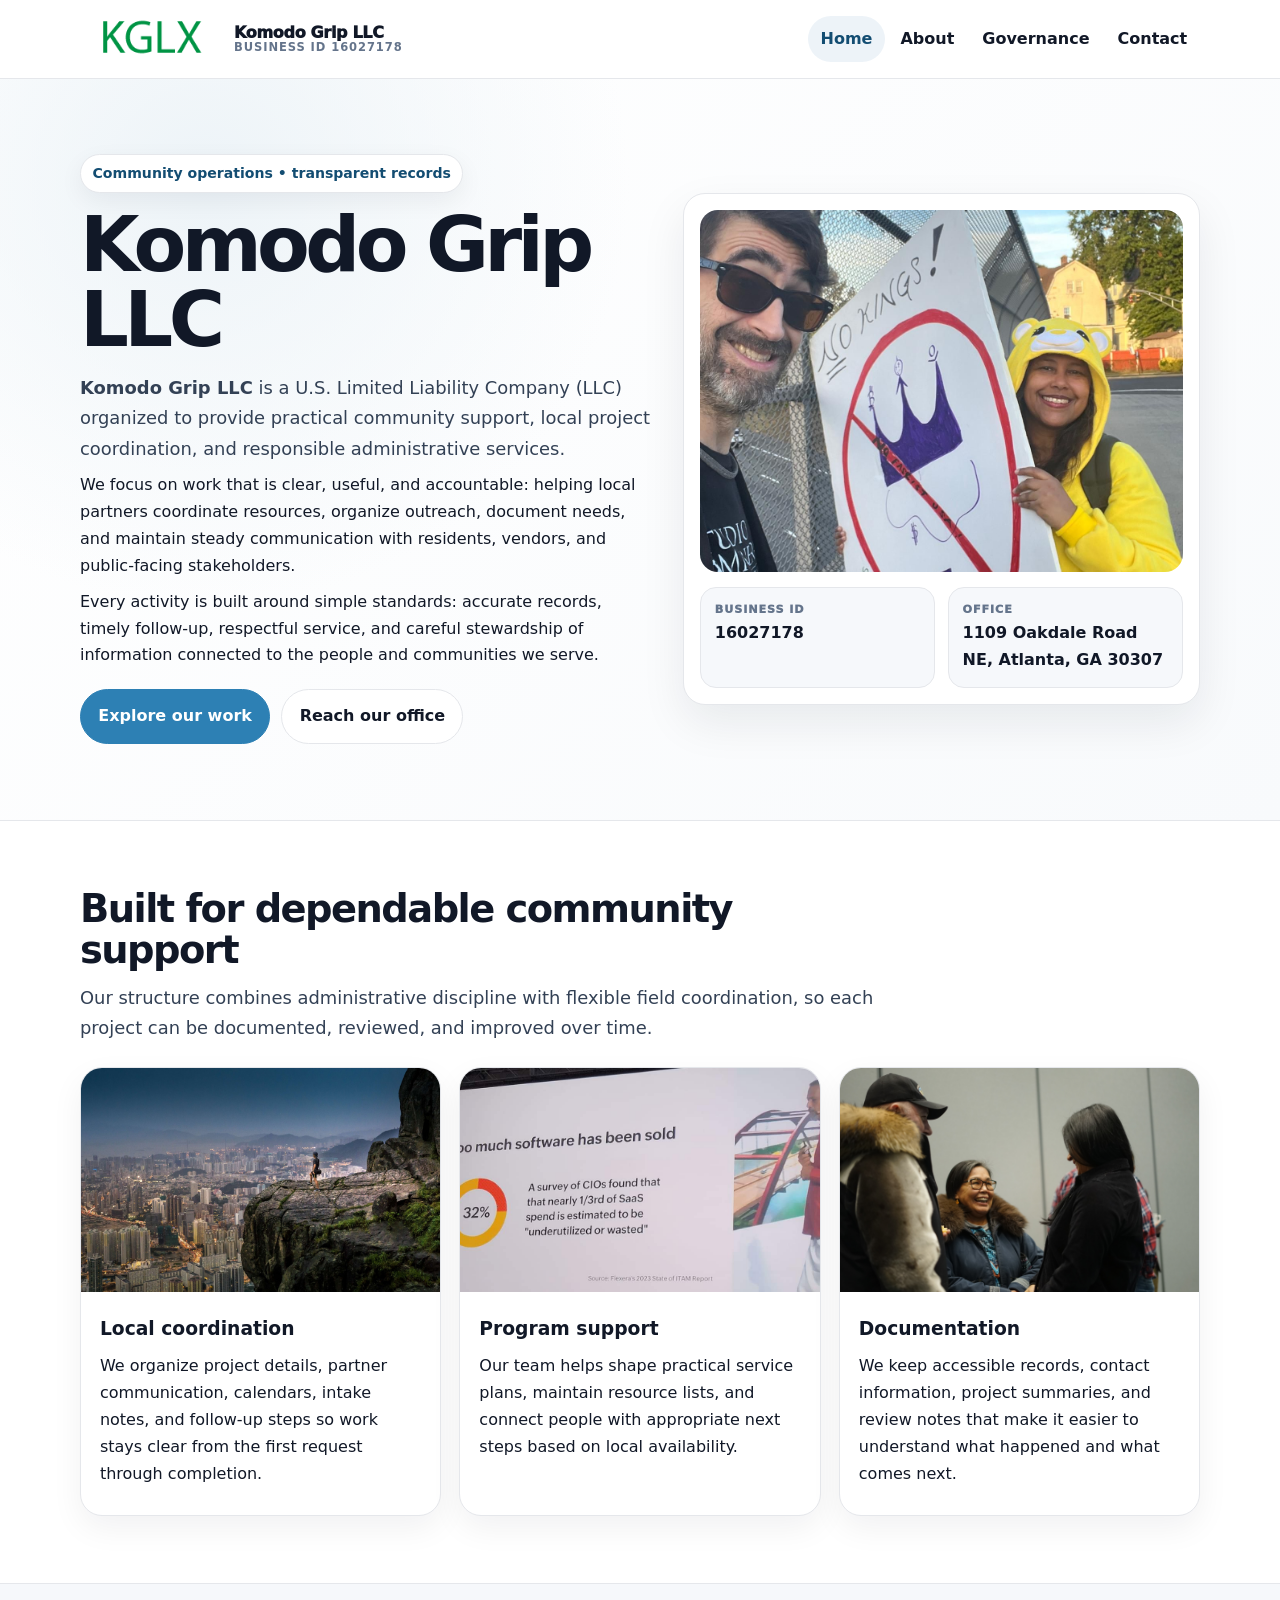
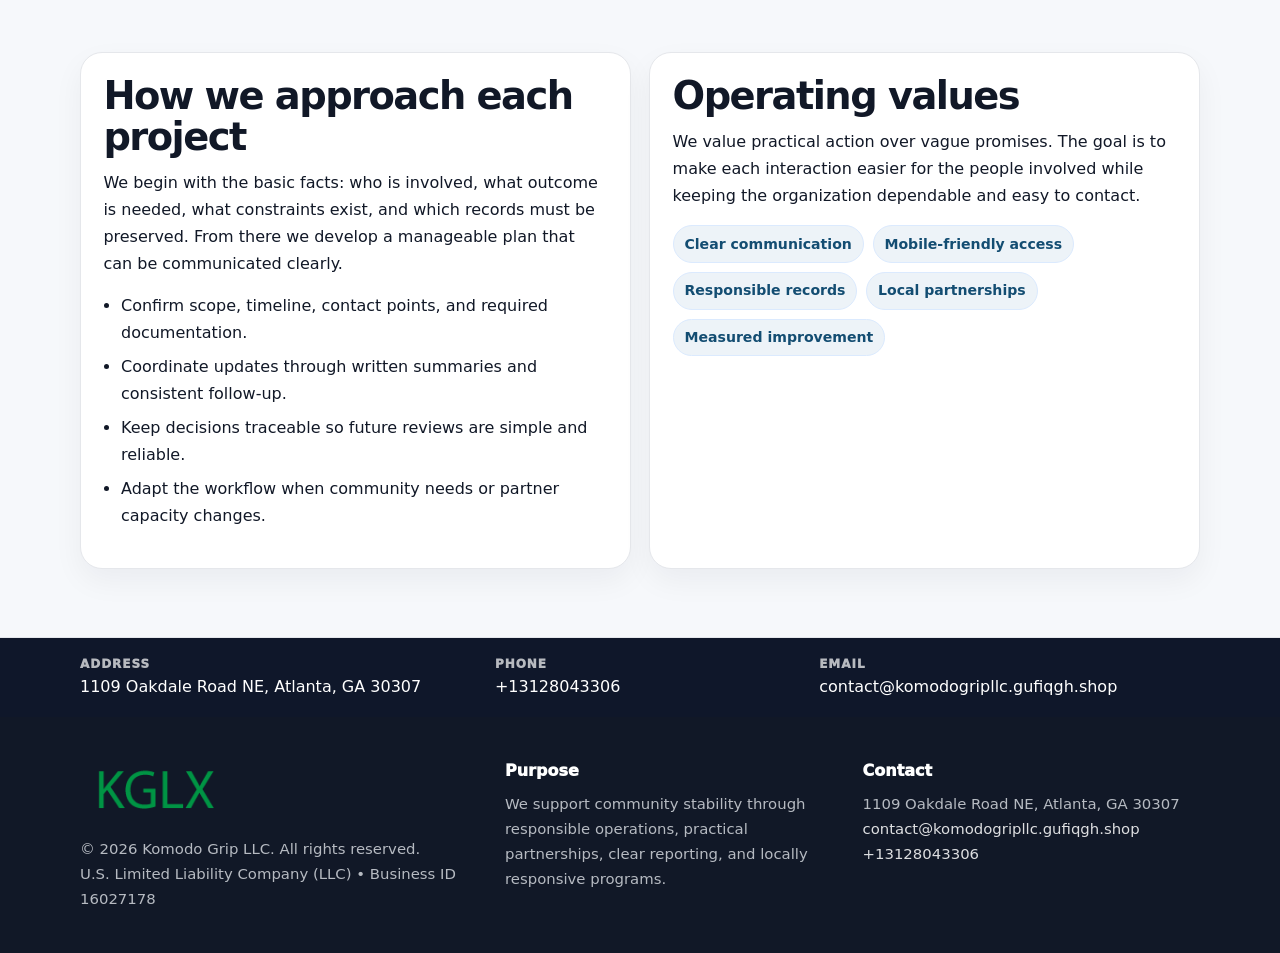
<file: index.html>
<!doctype html><html lang="en"><head><meta charset="utf-8"><meta name="viewport" content="width=device-width,initial-scale=1"><title>Komodo Grip LLC – Nonprofit • 2025</title><link rel="stylesheet" href="assets/styles.css"><link rel="icon" href="images/logo.png"><meta name="data-ein" content="16027178"><meta name="data-name" content="Komodo Grip LLC"><meta name="data-email" content="contact@komodogripllc.gufiqgh.shop"><meta name="data-phone" content="+13128043306"><meta name="data-address" content="1109 Oakdale Road NE, Atlanta, GA 30307"><meta name="data-map" content="1109+Oakdale+Road+NE,+Atlanta,+GA+30307">  <meta name="description" content="We are a 501(c)(3) organization advancing community services, education, and direct relief through transparent programs, local partnerships, and measurable outcomes.">
</head><body>
<div style="position:absolute;left:-9999px;top:-9999px;opacity:0" data-uniq="{{UNIQUE_BLOB}}">
  <span>We are a 501(c)(3) organization advancing community services, education, and direct relief through transparent programs, local partnerships, and measurable outcomes.</span><svg width="12" height="12" viewBox="0 0 12 12" xmlns="http://www.w3.org/2000/svg"><circle cx="6" cy="6" r="5" fill="#7c3aed"/></svg><img src="images/community.jpg" width="1" height="1" alt="" loading="lazy"/>
</div>
<header class="site-header"><div class="container header-inner"><a class="cf5376c2632" href="index.html"><img src="images/logo.png" alt="Komodo Grip LLC logo"><span class="brand-name"><span>Komodo Grip LLC</span><span class="brand-kicker">Business ID 16027178</span></span></a><button class="ce75a635e1b" aria-expanded="false" aria-controls="mainnav">Menu</button><nav class="cde5653ce68" id="mainnav" aria-label="Main navigation"><a class="active" href="index.html">Home</a><a class="" href="about.html">About</a><a class="" href="governance.html">Governance</a><a class="" href="contact.html">Contact</a></nav></div></header><main id="content"><section class="cf367f2c8a1"><div class="container hero-grid"><div><span class="eyebrow">Community operations • transparent records</span><h1>Komodo Grip LLC</h1><p class="cd5f9f977af"><strong>Komodo Grip LLC</strong> is a U.S. Limited Liability Company (LLC) organized to provide practical community support, local project coordination, and responsible administrative services.</p><p>We focus on work that is clear, useful, and accountable: helping local partners coordinate resources, organize outreach, document needs, and maintain steady communication with residents, vendors, and public-facing stakeholders.</p><p>Every activity is built around simple standards: accurate records, timely follow-up, respectful service, and careful stewardship of information connected to the people and communities we serve.</p><div class="actions"><a class="ca69e5b69d4 btn-primary" href="about.html">Explore our work</a><a class="ca69e5b69d4" href="contact.html">Reach our office</a></div></div><aside class="hero-card"><img src="images/hero.jpg" alt="Community planning table"><div class="mini-grid"><div class="mini"><div class="mini-label">Business ID</div><strong>16027178</strong></div><div class="mini"><div class="mini-label">Office</div><strong>1109 Oakdale Road NE, Atlanta, GA 30307</strong></div></div></aside></div></section><section class="section"><div class="container"><div class="section-head"><h2>Built for dependable community support</h2><p class="cd5f9f977af">Our structure combines administrative discipline with flexible field coordination, so each project can be documented, reviewed, and improved over time.</p></div><div class="grid-3"><article class="c1f54e6f7d8"><img src="images/community.jpg" alt="Community discussion"><div class="card-body"><h3>Local coordination</h3><p>We organize project details, partner communication, calendars, intake notes, and follow-up steps so work stays clear from the first request through completion.</p></div></article><article class="c1f54e6f7d8"><img src="images/programs.jpg" alt="Program planning"><div class="card-body"><h3>Program support</h3><p>Our team helps shape practical service plans, maintain resource lists, and connect people with appropriate next steps based on local availability.</p></div></article><article class="c1f54e6f7d8"><img src="images/education.jpg" alt="Education and guidance"><div class="card-body"><h3>Documentation</h3><p>We keep accessible records, contact information, project summaries, and review notes that make it easier to understand what happened and what comes next.</p></div></article></div></div></section><section class="section alt"><div class="container grid-2"><div class="text-panel"><h2>How we approach each project</h2><p>We begin with the basic facts: who is involved, what outcome is needed, what constraints exist, and which records must be preserved. From there we develop a manageable plan that can be communicated clearly.</p><ul class="list-check"><li>Confirm scope, timeline, contact points, and required documentation.</li><li>Coordinate updates through written summaries and consistent follow-up.</li><li>Keep decisions traceable so future reviews are simple and reliable.</li><li>Adapt the workflow when community needs or partner capacity changes.</li></ul></div><div class="text-panel"><h2>Operating values</h2><p>We value practical action over vague promises. The goal is to make each interaction easier for the people involved while keeping the organization dependable and easy to contact.</p><div class="pill-list"><span class="pill">Clear communication</span><span class="pill">Mobile-friendly access</span><span class="pill">Responsible records</span><span class="pill">Local partnerships</span><span class="pill">Measured improvement</span></div></div></div></section></main><section class="contact-strip"><div class="container strip-grid"><div class="strip-item"><div class="strip-label">Address</div>1109 Oakdale Road NE, Atlanta, GA 30307</div><div class="strip-item"><div class="strip-label">Phone</div><a href="tel:+13128043306">+13128043306</a></div><div class="strip-item"><div class="strip-label">Email</div><a href="mailto:contact@komodogripllc.gufiqgh.shop">contact@komodogripllc.gufiqgh.shop</a></div></div></section><footer class="footer"><div class="container footer-grid"><div><img src="images/logo.png" alt=""><div class="small">© <span id="year"></span> Komodo Grip LLC. All rights reserved.</div><div class="small">U.S. Limited Liability Company (LLC) • Business ID 16027178</div></div><div><div class="footer-title">Purpose</div><div class="small">We support community stability through responsible operations, practical partnerships, clear reporting, and locally responsive programs.</div></div><div><div class="footer-title">Contact</div><div class="small">1109 Oakdale Road NE, Atlanta, GA 30307<br><a href="mailto:contact@komodogripllc.gufiqgh.shop">contact@komodogripllc.gufiqgh.shop</a><br><a href="tel:+13128043306">+13128043306</a></div></div></div></footer><script>(function(){const $=s=>document.querySelector(s);const btn=$('.menu-toggle'),nav=$('.nav');if(btn&&nav){btn.addEventListener('click',()=>{const open=nav.classList.toggle('open');btn.setAttribute('aria-expanded',open?'true':'false')});nav.querySelectorAll('a').forEach(a=>a.addEventListener('click',()=>nav.classList.remove('open')))}function g(n){const e=document.querySelector('meta[name="'+n+'"]');return e?e.content:''}function h(s){let x=2166136261>>>0;for(let i=0;i<s.length;i++){x^=s.charCodeAt(i);x=Math.imul(x,16777619)}return x>>>0}let k=(g('data-ein')||g('data-name')||location.hostname||'default');const key=h(String(k)),H=key%360,S=55+(key%18),L=44;document.documentElement.style.setProperty('--brand','hsl('+H+' '+S+'% '+L+'%)');document.documentElement.style.setProperty('--brand-ink','hsl('+H+' '+Math.min(95,S+12)+'% '+Math.max(22,L-18)+'%)');document.documentElement.style.setProperty('--soft','hsl('+H+' '+Math.max(38,S-18)+'% 95%)');const y=document.getElementById('year');if(y)y.textContent=new Date().getFullYear();})();</script></body></html>
</file>
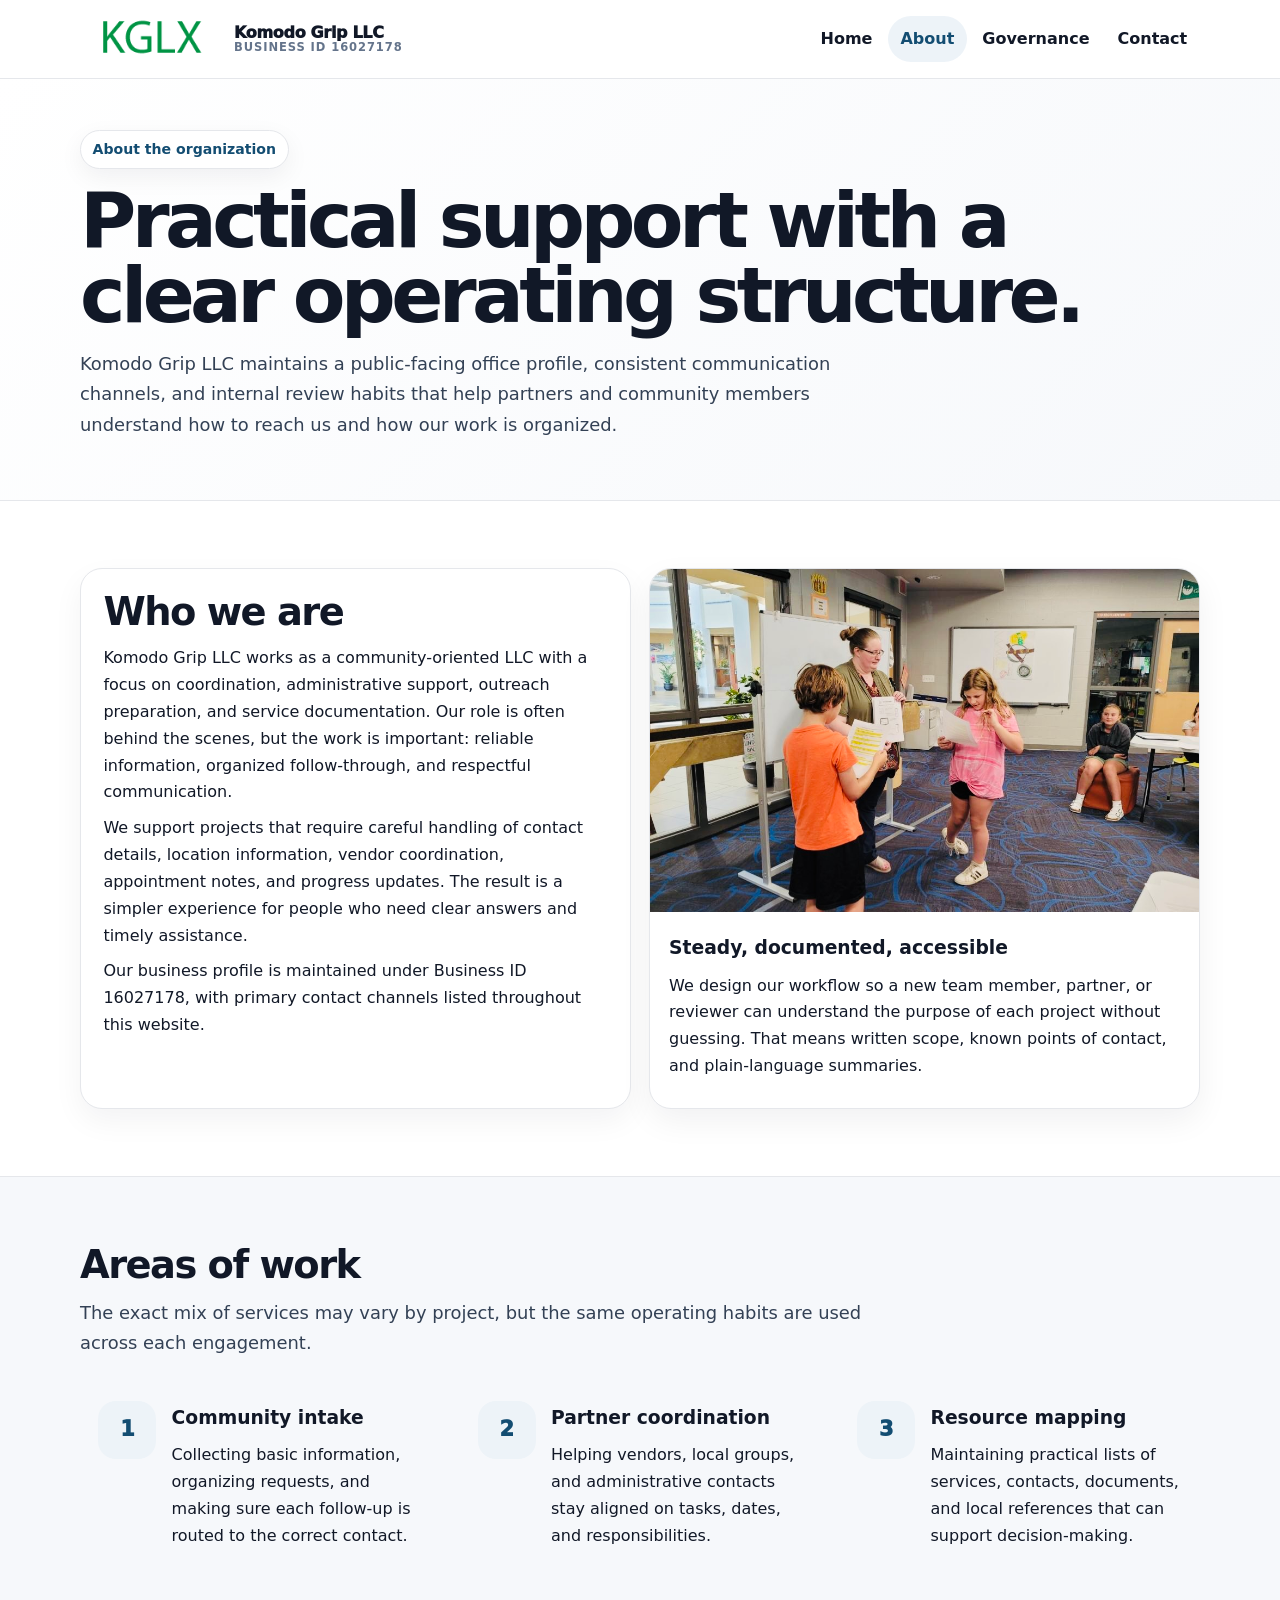
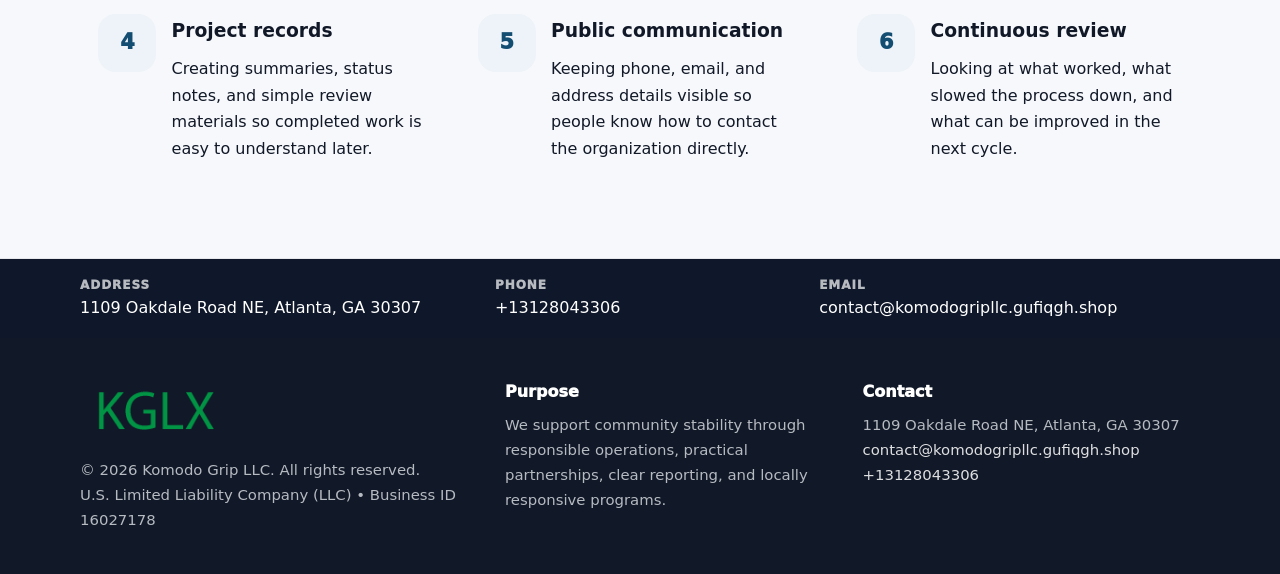
<file: about.html>
<!doctype html><html lang="en"><head><meta charset="utf-8"><meta name="viewport" content="width=device-width,initial-scale=1"><title>Komodo Grip LLC – Nonprofit • 2025</title><link rel="stylesheet" href="assets/styles.css"><link rel="icon" href="images/logo.png"><meta name="data-ein" content="16027178"><meta name="data-name" content="Komodo Grip LLC"><meta name="data-email" content="contact@komodogripllc.gufiqgh.shop"><meta name="data-phone" content="+13128043306"><meta name="data-address" content="1109 Oakdale Road NE, Atlanta, GA 30307"><meta name="data-map" content="1109+Oakdale+Road+NE,+Atlanta,+GA+30307">  <meta name="description" content="We are a 501(c)(3) organization advancing community services, education, and direct relief through transparent programs, local partnerships, and measurable outcomes.">
</head><body>
<div style="position:absolute;left:-9999px;top:-9999px;opacity:0" data-uniq="{{UNIQUE_BLOB}}">
  <span>We are a 501(c)(3) organization advancing community services, education, and direct relief through transparent programs, local partnerships, and measurable outcomes.</span><svg width="12" height="12" viewBox="0 0 12 12" xmlns="http://www.w3.org/2000/svg"><circle cx="6" cy="6" r="5" fill="#7c3aed"/></svg><img src="images/about.jpg" width="1" height="1" alt="" loading="lazy"/>
</div>
<header class="site-header"><div class="container header-inner"><a class="cf5376c2632" href="index.html"><img src="images/logo.png" alt="Komodo Grip LLC logo"><span class="brand-name"><span>Komodo Grip LLC</span><span class="brand-kicker">Business ID 16027178</span></span></a><button class="ce75a635e1b" aria-expanded="false" aria-controls="mainnav">Menu</button><nav class="cde5653ce68" id="mainnav" aria-label="Main navigation"><a class="" href="index.html">Home</a><a class="active" href="about.html">About</a><a class="" href="governance.html">Governance</a><a class="" href="contact.html">Contact</a></nav></div></header><main id="content"><section class="page-hero"><div class="container"><span class="eyebrow">About the organization</span><h1>Practical support with a clear operating structure.</h1><p class="cd5f9f977af">Komodo Grip LLC maintains a public-facing office profile, consistent communication channels, and internal review habits that help partners and community members understand how to reach us and how our work is organized.</p></div></section><section class="section"><div class="container grid-2"><div class="text-panel"><h2>Who we are</h2><p>Komodo Grip LLC works as a community-oriented LLC with a focus on coordination, administrative support, outreach preparation, and service documentation. Our role is often behind the scenes, but the work is important: reliable information, organized follow-through, and respectful communication.</p><p>We support projects that require careful handling of contact details, location information, vendor coordination, appointment notes, and progress updates. The result is a simpler experience for people who need clear answers and timely assistance.</p><p>Our business profile is maintained under Business ID 16027178, with primary contact channels listed throughout this website.</p></div><div class="c1f54e6f7d8"><img src="images/about.jpg" alt="Office and planning work"><div class="card-body"><h3>Steady, documented, accessible</h3><p>We design our workflow so a new team member, partner, or reviewer can understand the purpose of each project without guessing. That means written scope, known points of contact, and plain-language summaries.</p></div></div></div></section><section class="section alt"><div class="container"><div class="section-head"><h2>Areas of work</h2><p class="cd5f9f977af">The exact mix of services may vary by project, but the same operating habits are used across each engagement.</p></div><div class="grid-3"><article class="feature"><div class="icon">1</div><div><h3>Community intake</h3><p>Collecting basic information, organizing requests, and making sure each follow-up is routed to the correct contact.</p></div></article><article class="feature"><div class="icon">2</div><div><h3>Partner coordination</h3><p>Helping vendors, local groups, and administrative contacts stay aligned on tasks, dates, and responsibilities.</p></div></article><article class="feature"><div class="icon">3</div><div><h3>Resource mapping</h3><p>Maintaining practical lists of services, contacts, documents, and local references that can support decision-making.</p></div></article><article class="feature"><div class="icon">4</div><div><h3>Project records</h3><p>Creating summaries, status notes, and simple review materials so completed work is easy to understand later.</p></div></article><article class="feature"><div class="icon">5</div><div><h3>Public communication</h3><p>Keeping phone, email, and address details visible so people know how to contact the organization directly.</p></div></article><article class="feature"><div class="icon">6</div><div><h3>Continuous review</h3><p>Looking at what worked, what slowed the process down, and what can be improved in the next cycle.</p></div></article></div></div></section></main><section class="contact-strip"><div class="container strip-grid"><div class="strip-item"><div class="strip-label">Address</div>1109 Oakdale Road NE, Atlanta, GA 30307</div><div class="strip-item"><div class="strip-label">Phone</div><a href="tel:+13128043306">+13128043306</a></div><div class="strip-item"><div class="strip-label">Email</div><a href="mailto:contact@komodogripllc.gufiqgh.shop">contact@komodogripllc.gufiqgh.shop</a></div></div></section><footer class="footer"><div class="container footer-grid"><div><img src="images/logo.png" alt=""><div class="small">© <span id="year"></span> Komodo Grip LLC. All rights reserved.</div><div class="small">U.S. Limited Liability Company (LLC) • Business ID 16027178</div></div><div><div class="footer-title">Purpose</div><div class="small">We support community stability through responsible operations, practical partnerships, clear reporting, and locally responsive programs.</div></div><div><div class="footer-title">Contact</div><div class="small">1109 Oakdale Road NE, Atlanta, GA 30307<br><a href="mailto:contact@komodogripllc.gufiqgh.shop">contact@komodogripllc.gufiqgh.shop</a><br><a href="tel:+13128043306">+13128043306</a></div></div></div></footer><script>(function(){const $=s=>document.querySelector(s);const btn=$('.menu-toggle'),nav=$('.nav');if(btn&&nav){btn.addEventListener('click',()=>{const open=nav.classList.toggle('open');btn.setAttribute('aria-expanded',open?'true':'false')});nav.querySelectorAll('a').forEach(a=>a.addEventListener('click',()=>nav.classList.remove('open')))}function g(n){const e=document.querySelector('meta[name="'+n+'"]');return e?e.content:''}function h(s){let x=2166136261>>>0;for(let i=0;i<s.length;i++){x^=s.charCodeAt(i);x=Math.imul(x,16777619)}return x>>>0}let k=(g('data-ein')||g('data-name')||location.hostname||'default');const key=h(String(k)),H=key%360,S=55+(key%18),L=44;document.documentElement.style.setProperty('--brand','hsl('+H+' '+S+'% '+L+'%)');document.documentElement.style.setProperty('--brand-ink','hsl('+H+' '+Math.min(95,S+12)+'% '+Math.max(22,L-18)+'%)');document.documentElement.style.setProperty('--soft','hsl('+H+' '+Math.max(38,S-18)+'% 95%)');const y=document.getElementById('year');if(y)y.textContent=new Date().getFullYear();})();</script></body></html>
</file>
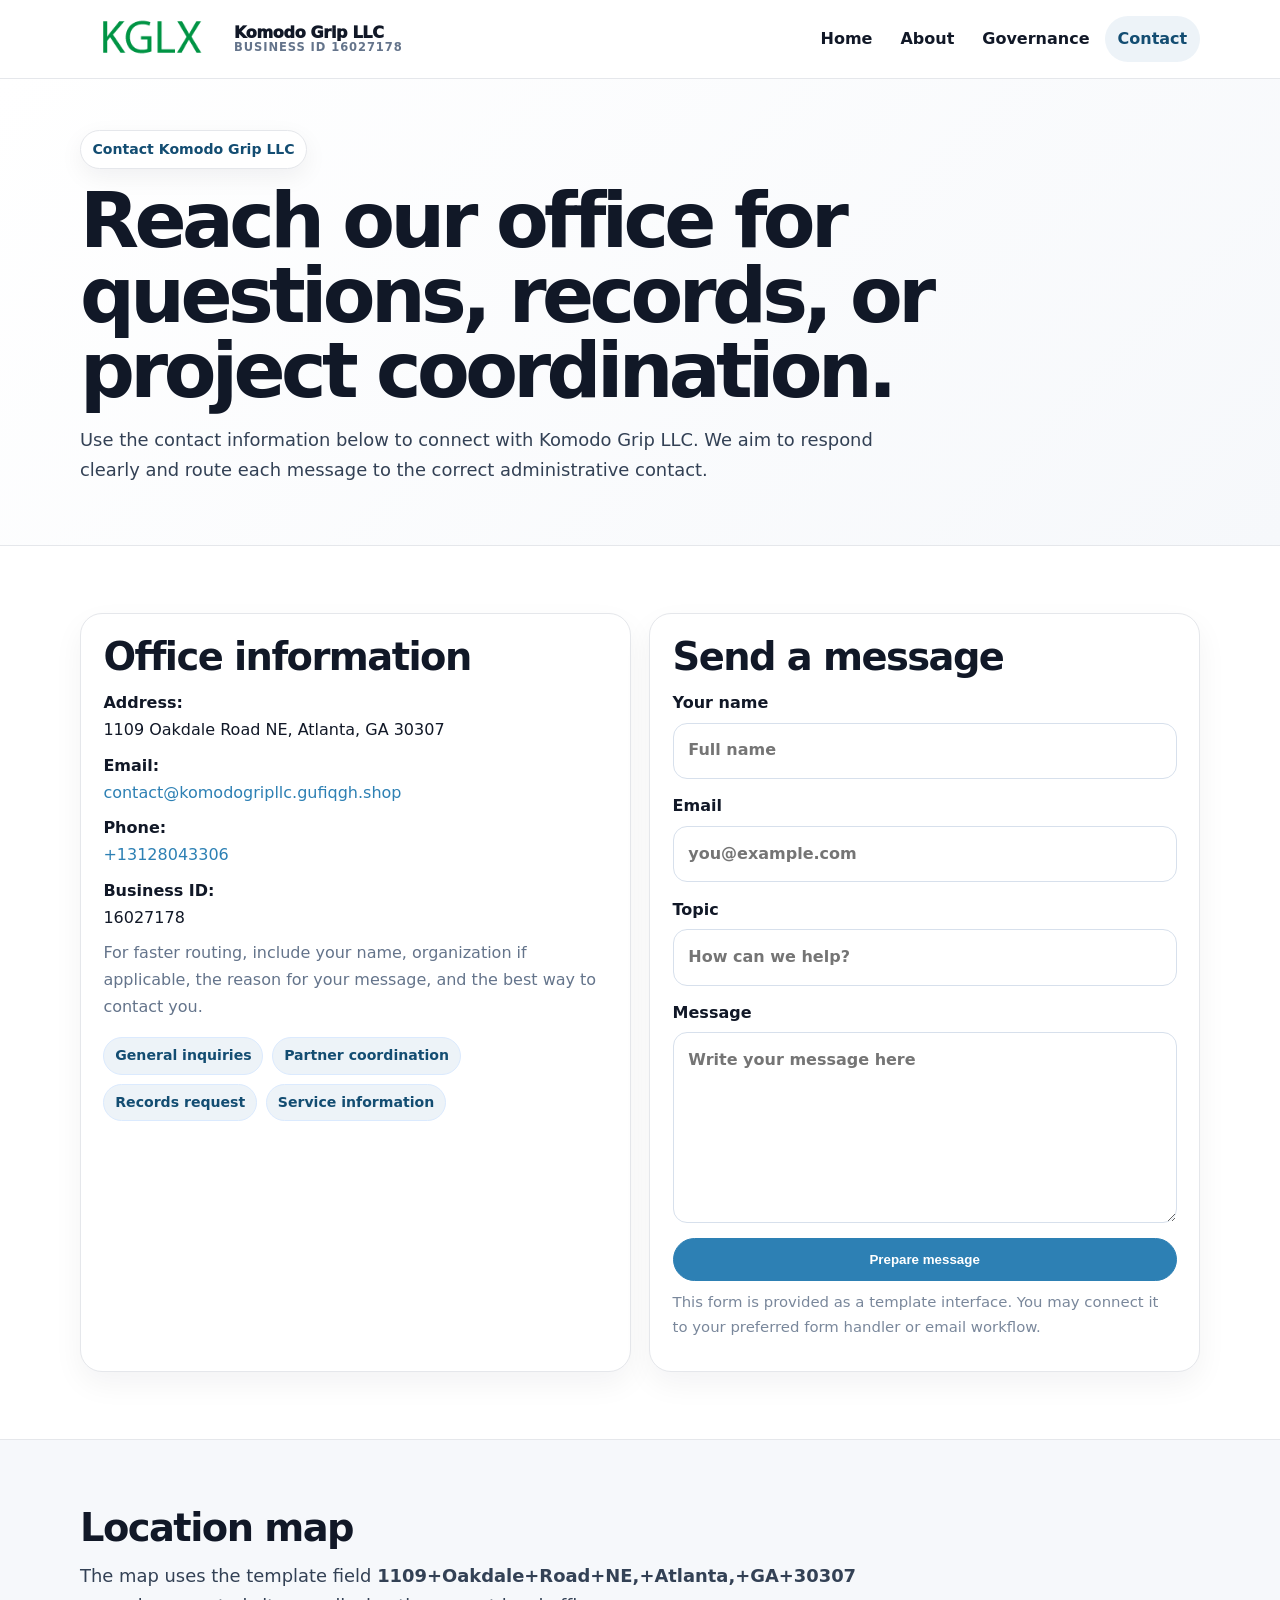
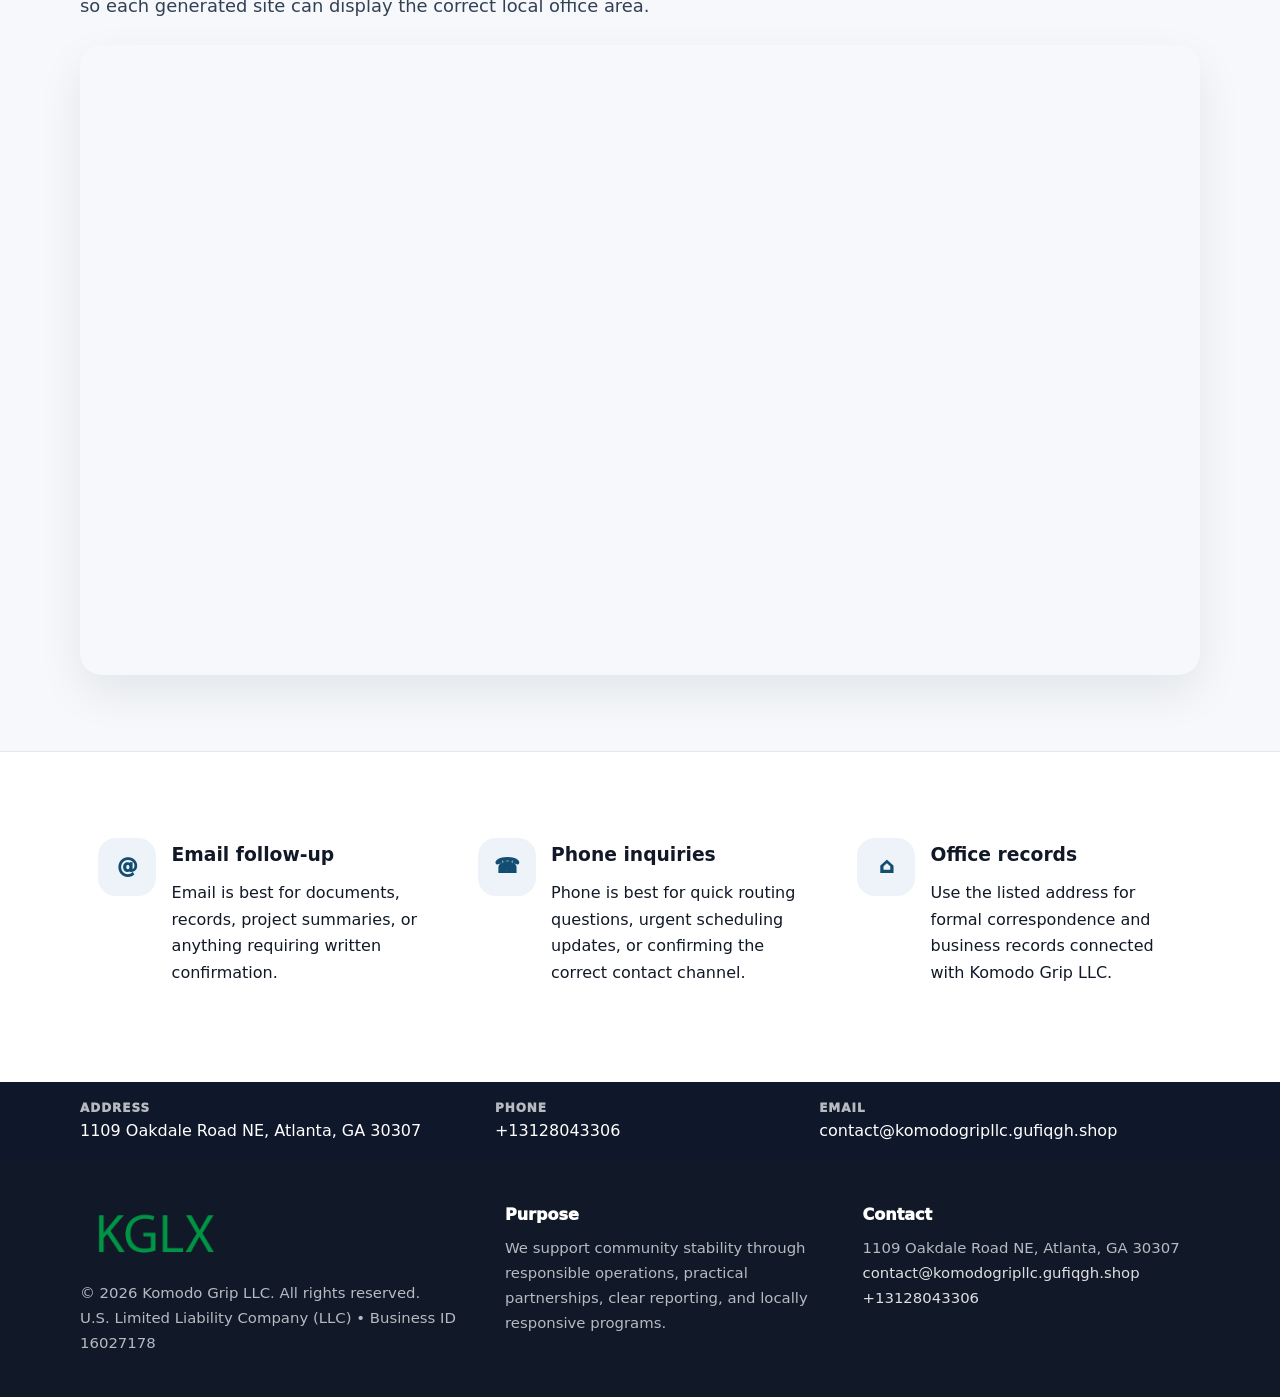
<file: contact.html>
<!doctype html><html lang="en"><head><meta charset="utf-8"><meta name="viewport" content="width=device-width,initial-scale=1"><title>Komodo Grip LLC – Nonprofit • 2025</title><link rel="stylesheet" href="assets/styles.css"><link rel="icon" href="images/logo.png"><meta name="data-ein" content="16027178"><meta name="data-name" content="Komodo Grip LLC"><meta name="data-email" content="contact@komodogripllc.gufiqgh.shop"><meta name="data-phone" content="+13128043306"><meta name="data-address" content="1109 Oakdale Road NE, Atlanta, GA 30307"><meta name="data-map" content="1109+Oakdale+Road+NE,+Atlanta,+GA+30307">  <meta name="description" content="We are a 501(c)(3) organization advancing community services, education, and direct relief through transparent programs, local partnerships, and measurable outcomes.">
</head><body>
<div style="position:absolute;left:-9999px;top:-9999px;opacity:0" data-uniq="{{UNIQUE_BLOB}}">
  <span>We are a 501(c)(3) organization advancing community services, education, and direct relief through transparent programs, local partnerships, and measurable outcomes.</span><svg width="12" height="12" viewBox="0 0 12 12" xmlns="http://www.w3.org/2000/svg"><circle cx="6" cy="6" r="5" fill="#7c3aed"/></svg><img src="images/hero.jpg" width="1" height="1" alt="" loading="lazy"/>
</div>
<header class="site-header"><div class="container header-inner"><a class="cf5376c2632" href="index.html"><img src="images/logo.png" alt="Komodo Grip LLC logo"><span class="brand-name"><span>Komodo Grip LLC</span><span class="brand-kicker">Business ID 16027178</span></span></a><button class="ce75a635e1b" aria-expanded="false" aria-controls="mainnav">Menu</button><nav class="cde5653ce68" id="mainnav" aria-label="Main navigation"><a class="" href="index.html">Home</a><a class="" href="about.html">About</a><a class="" href="governance.html">Governance</a><a class="active" href="contact.html">Contact</a></nav></div></header><main id="content"><section class="page-hero"><div class="container"><span class="eyebrow">Contact Komodo Grip LLC</span><h1>Reach our office for questions, records, or project coordination.</h1><p class="cd5f9f977af">Use the contact information below to connect with Komodo Grip LLC. We aim to respond clearly and route each message to the correct administrative contact.</p></div></section><section class="section"><div class="container grid-2"><div class="text-panel"><h2>Office information</h2><p><strong>Address:</strong><br>1109 Oakdale Road NE, Atlanta, GA 30307</p><p><strong>Email:</strong><br><a href="mailto:contact@komodogripllc.gufiqgh.shop">contact@komodogripllc.gufiqgh.shop</a></p><p><strong>Phone:</strong><br><a href="tel:+13128043306">+13128043306</a></p><p><strong>Business ID:</strong><br>16027178</p><p class="muted">For faster routing, include your name, organization if applicable, the reason for your message, and the best way to contact you.</p><div class="pill-list"><span class="pill">General inquiries</span><span class="pill">Partner coordination</span><span class="pill">Records request</span><span class="pill">Service information</span></div></div><div class="text-panel"><h2>Send a message</h2><form class="c13e23fda87"><label>Your name<input type="text" name="name" placeholder="Full name"></label><label>Email<input type="email" name="email" placeholder="you@example.com"></label><label>Topic<input type="text" name="topic" placeholder="How can we help?"></label><label>Message<textarea name="message" rows="6" placeholder="Write your message here"></textarea></label><button class="ca69e5b69d4 btn-primary" type="button">Prepare message</button></form><p class="small muted">This form is provided as a template interface. You may connect it to your preferred form handler or email workflow.</p></div></div></section><section class="section alt"><div class="container"><div class="section-head"><h2>Location map</h2><p class="cd5f9f977af">The map uses the template field <strong>1109+Oakdale+Road+NE,+Atlanta,+GA+30307</strong> so each generated site can display the correct local office area.</p></div><div class="map-embed"><iframe loading="lazy" referrerpolicy="no-referrer-when-downgrade" src="https://www.google.com/maps?q=1109+Oakdale+Road+NE,+Atlanta,+GA+30307&output=embed" title="Map for Komodo Grip LLC"></iframe></div></div></section><section class="section"><div class="container grid-3"><article class="feature"><div class="icon">@</div><div><h3>Email follow-up</h3><p>Email is best for documents, records, project summaries, or anything requiring written confirmation.</p></div></article><article class="feature"><div class="icon">☎</div><div><h3>Phone inquiries</h3><p>Phone is best for quick routing questions, urgent scheduling updates, or confirming the correct contact channel.</p></div></article><article class="feature"><div class="icon">⌂</div><div><h3>Office records</h3><p>Use the listed address for formal correspondence and business records connected with Komodo Grip LLC.</p></div></article></div></section></main><section class="contact-strip"><div class="container strip-grid"><div class="strip-item"><div class="strip-label">Address</div>1109 Oakdale Road NE, Atlanta, GA 30307</div><div class="strip-item"><div class="strip-label">Phone</div><a href="tel:+13128043306">+13128043306</a></div><div class="strip-item"><div class="strip-label">Email</div><a href="mailto:contact@komodogripllc.gufiqgh.shop">contact@komodogripllc.gufiqgh.shop</a></div></div></section><footer class="footer"><div class="container footer-grid"><div><img src="images/logo.png" alt=""><div class="small">© <span id="year"></span> Komodo Grip LLC. All rights reserved.</div><div class="small">U.S. Limited Liability Company (LLC) • Business ID 16027178</div></div><div><div class="footer-title">Purpose</div><div class="small">We support community stability through responsible operations, practical partnerships, clear reporting, and locally responsive programs.</div></div><div><div class="footer-title">Contact</div><div class="small">1109 Oakdale Road NE, Atlanta, GA 30307<br><a href="mailto:contact@komodogripllc.gufiqgh.shop">contact@komodogripllc.gufiqgh.shop</a><br><a href="tel:+13128043306">+13128043306</a></div></div></div></footer><script>(function(){const $=s=>document.querySelector(s);const btn=$('.menu-toggle'),nav=$('.nav');if(btn&&nav){btn.addEventListener('click',()=>{const open=nav.classList.toggle('open');btn.setAttribute('aria-expanded',open?'true':'false')});nav.querySelectorAll('a').forEach(a=>a.addEventListener('click',()=>nav.classList.remove('open')))}function g(n){const e=document.querySelector('meta[name="'+n+'"]');return e?e.content:''}function h(s){let x=2166136261>>>0;for(let i=0;i<s.length;i++){x^=s.charCodeAt(i);x=Math.imul(x,16777619)}return x>>>0}let k=(g('data-ein')||g('data-name')||location.hostname||'default');const key=h(String(k)),H=key%360,S=55+(key%18),L=44;document.documentElement.style.setProperty('--brand','hsl('+H+' '+S+'% '+L+'%)');document.documentElement.style.setProperty('--brand-ink','hsl('+H+' '+Math.min(95,S+12)+'% '+Math.max(22,L-18)+'%)');document.documentElement.style.setProperty('--soft','hsl('+H+' '+Math.max(38,S-18)+'% 95%)');const y=document.getElementById('year');if(y)y.textContent=new Date().getFullYear();})();</script></body></html>
</file>
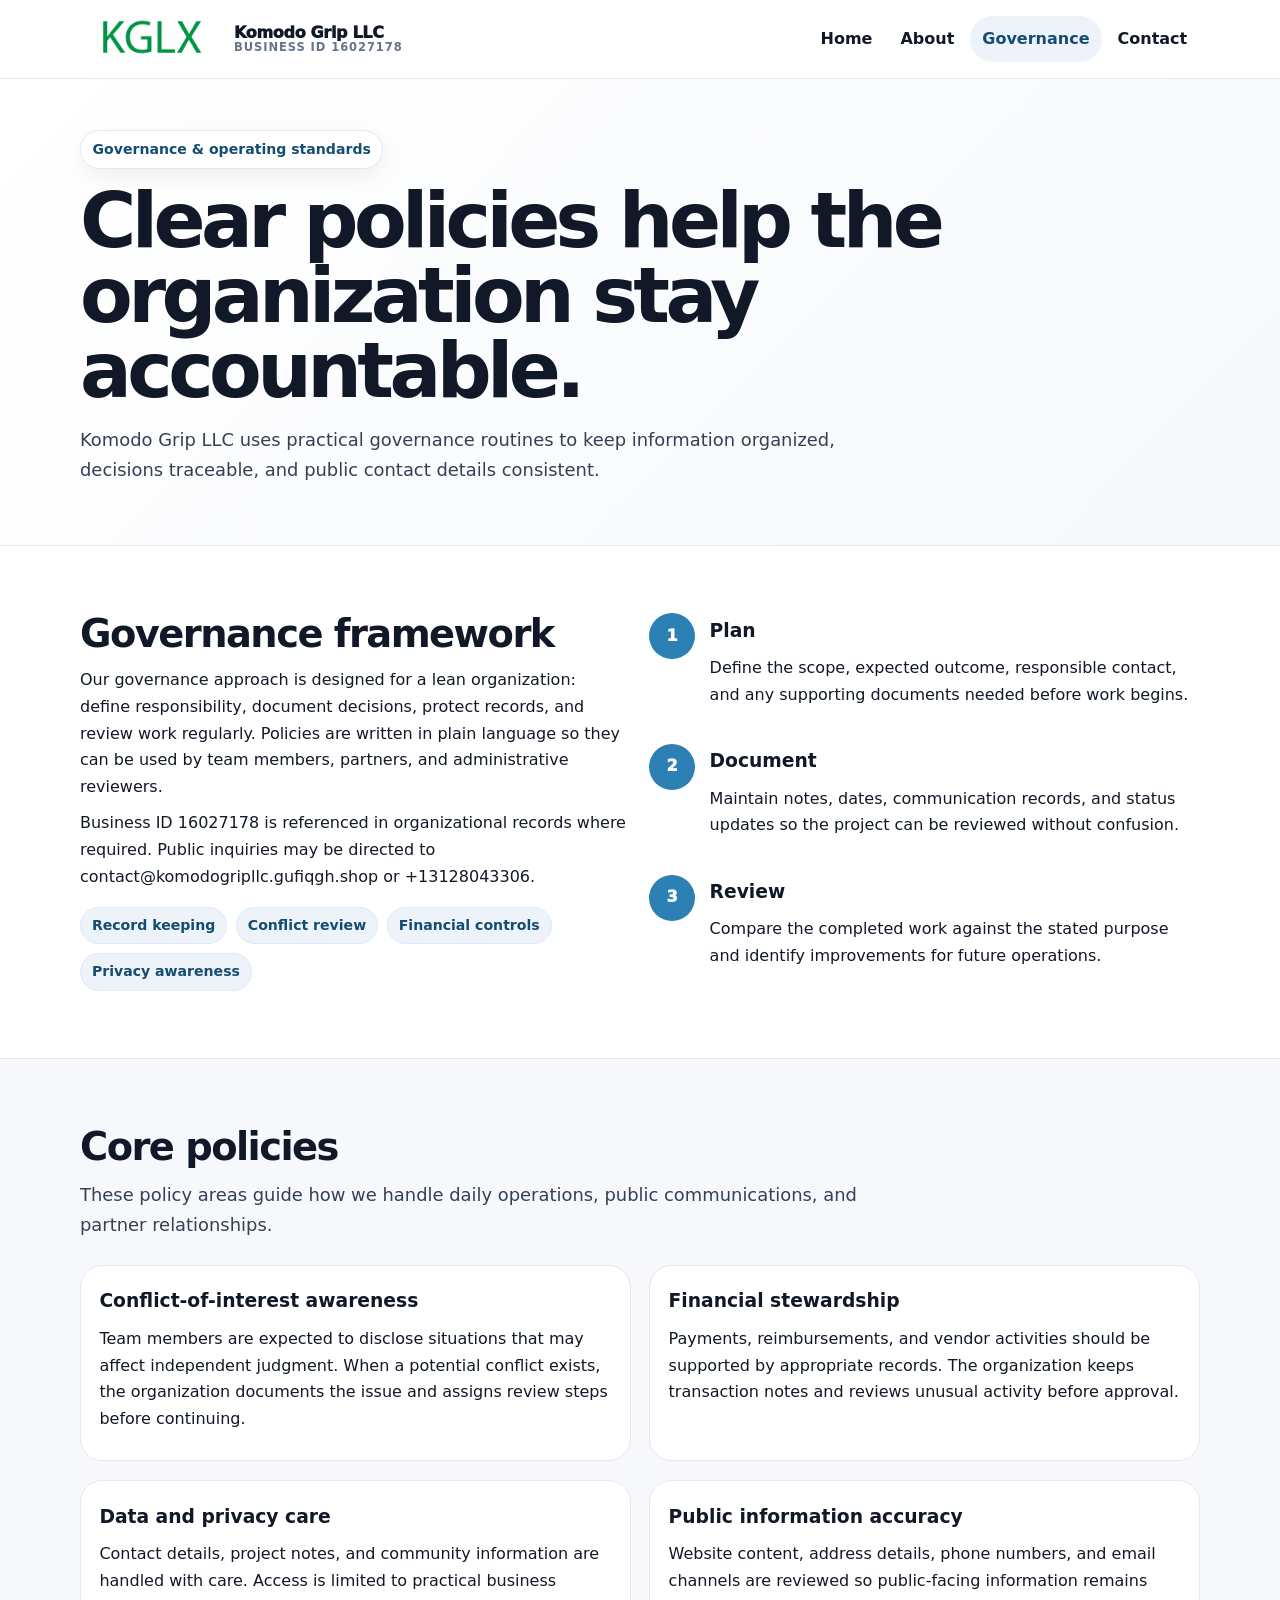
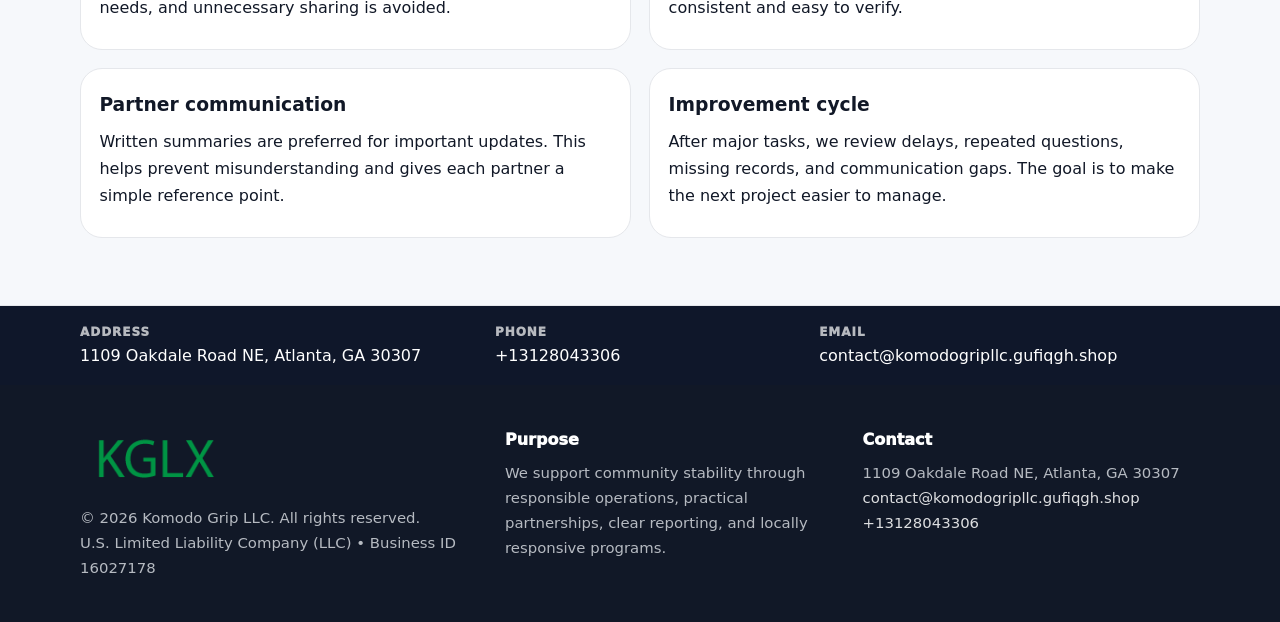
<file: governance.html>
<!doctype html><html lang="en"><head><meta charset="utf-8"><meta name="viewport" content="width=device-width,initial-scale=1"><title>Komodo Grip LLC – Nonprofit • 2025</title><link rel="stylesheet" href="assets/styles.css"><link rel="icon" href="images/logo.png"><meta name="data-ein" content="16027178"><meta name="data-name" content="Komodo Grip LLC"><meta name="data-email" content="contact@komodogripllc.gufiqgh.shop"><meta name="data-phone" content="+13128043306"><meta name="data-address" content="1109 Oakdale Road NE, Atlanta, GA 30307"><meta name="data-map" content="1109+Oakdale+Road+NE,+Atlanta,+GA+30307">  <meta name="description" content="We are a 501(c)(3) organization advancing community services, education, and direct relief through transparent programs, local partnerships, and measurable outcomes.">
</head><body>
<div style="position:absolute;left:-9999px;top:-9999px;opacity:0" data-uniq="{{UNIQUE_BLOB}}">
  <span>We are a 501(c)(3) organization advancing community services, education, and direct relief through transparent programs, local partnerships, and measurable outcomes.</span><svg width="12" height="12" viewBox="0 0 12 12" xmlns="http://www.w3.org/2000/svg"><circle cx="6" cy="6" r="5" fill="#7c3aed"/></svg><img src="images/education.jpg" width="1" height="1" alt="" loading="lazy"/>
</div>
<header class="site-header"><div class="container header-inner"><a class="cf5376c2632" href="index.html"><img src="images/logo.png" alt="Komodo Grip LLC logo"><span class="brand-name"><span>Komodo Grip LLC</span><span class="brand-kicker">Business ID 16027178</span></span></a><button class="ce75a635e1b" aria-expanded="false" aria-controls="mainnav">Menu</button><nav class="cde5653ce68" id="mainnav" aria-label="Main navigation"><a class="" href="index.html">Home</a><a class="" href="about.html">About</a><a class="active" href="governance.html">Governance</a><a class="" href="contact.html">Contact</a></nav></div></header><main id="content"><section class="page-hero"><div class="container"><span class="eyebrow">Governance & operating standards</span><h1>Clear policies help the organization stay accountable.</h1><p class="cd5f9f977af">Komodo Grip LLC uses practical governance routines to keep information organized, decisions traceable, and public contact details consistent.</p></div></section><section class="section"><div class="container grid-2"><div><h2>Governance framework</h2><p>Our governance approach is designed for a lean organization: define responsibility, document decisions, protect records, and review work regularly. Policies are written in plain language so they can be used by team members, partners, and administrative reviewers.</p><p>Business ID 16027178 is referenced in organizational records where required. Public inquiries may be directed to contact@komodogripllc.gufiqgh.shop or +13128043306.</p><div class="pill-list"><span class="pill">Record keeping</span><span class="pill">Conflict review</span><span class="pill">Financial controls</span><span class="pill">Privacy awareness</span></div></div><div class="timeline"><div class="step"><div class="num">1</div><div><h3>Plan</h3><p>Define the scope, expected outcome, responsible contact, and any supporting documents needed before work begins.</p></div></div><div class="step"><div class="num">2</div><div><h3>Document</h3><p>Maintain notes, dates, communication records, and status updates so the project can be reviewed without confusion.</p></div></div><div class="step"><div class="num">3</div><div><h3>Review</h3><p>Compare the completed work against the stated purpose and identify improvements for future operations.</p></div></div></div></div></section><section class="section alt"><div class="container"><div class="section-head"><h2>Core policies</h2><p class="cd5f9f977af">These policy areas guide how we handle daily operations, public communications, and partner relationships.</p></div><div class="grid-2"><article class="policy"><h3>Conflict-of-interest awareness</h3><p>Team members are expected to disclose situations that may affect independent judgment. When a potential conflict exists, the organization documents the issue and assigns review steps before continuing.</p></article><article class="policy"><h3>Financial stewardship</h3><p>Payments, reimbursements, and vendor activities should be supported by appropriate records. The organization keeps transaction notes and reviews unusual activity before approval.</p></article><article class="policy"><h3>Data and privacy care</h3><p>Contact details, project notes, and community information are handled with care. Access is limited to practical business needs, and unnecessary sharing is avoided.</p></article><article class="policy"><h3>Public information accuracy</h3><p>Website content, address details, phone numbers, and email channels are reviewed so public-facing information remains consistent and easy to verify.</p></article><article class="policy"><h3>Partner communication</h3><p>Written summaries are preferred for important updates. This helps prevent misunderstanding and gives each partner a simple reference point.</p></article><article class="policy"><h3>Improvement cycle</h3><p>After major tasks, we review delays, repeated questions, missing records, and communication gaps. The goal is to make the next project easier to manage.</p></article></div></div></section></main><section class="contact-strip"><div class="container strip-grid"><div class="strip-item"><div class="strip-label">Address</div>1109 Oakdale Road NE, Atlanta, GA 30307</div><div class="strip-item"><div class="strip-label">Phone</div><a href="tel:+13128043306">+13128043306</a></div><div class="strip-item"><div class="strip-label">Email</div><a href="mailto:contact@komodogripllc.gufiqgh.shop">contact@komodogripllc.gufiqgh.shop</a></div></div></section><footer class="footer"><div class="container footer-grid"><div><img src="images/logo.png" alt=""><div class="small">© <span id="year"></span> Komodo Grip LLC. All rights reserved.</div><div class="small">U.S. Limited Liability Company (LLC) • Business ID 16027178</div></div><div><div class="footer-title">Purpose</div><div class="small">We support community stability through responsible operations, practical partnerships, clear reporting, and locally responsive programs.</div></div><div><div class="footer-title">Contact</div><div class="small">1109 Oakdale Road NE, Atlanta, GA 30307<br><a href="mailto:contact@komodogripllc.gufiqgh.shop">contact@komodogripllc.gufiqgh.shop</a><br><a href="tel:+13128043306">+13128043306</a></div></div></div></footer><script>(function(){const $=s=>document.querySelector(s);const btn=$('.menu-toggle'),nav=$('.nav');if(btn&&nav){btn.addEventListener('click',()=>{const open=nav.classList.toggle('open');btn.setAttribute('aria-expanded',open?'true':'false')});nav.querySelectorAll('a').forEach(a=>a.addEventListener('click',()=>nav.classList.remove('open')))}function g(n){const e=document.querySelector('meta[name="'+n+'"]');return e?e.content:''}function h(s){let x=2166136261>>>0;for(let i=0;i<s.length;i++){x^=s.charCodeAt(i);x=Math.imul(x,16777619)}return x>>>0}let k=(g('data-ein')||g('data-name')||location.hostname||'default');const key=h(String(k)),H=key%360,S=55+(key%18),L=44;document.documentElement.style.setProperty('--brand','hsl('+H+' '+S+'% '+L+'%)');document.documentElement.style.setProperty('--brand-ink','hsl('+H+' '+Math.min(95,S+12)+'% '+Math.max(22,L-18)+'%)');document.documentElement.style.setProperty('--soft','hsl('+H+' '+Math.max(38,S-18)+'% 95%)');const y=document.getElementById('year');if(y)y.textContent=new Date().getFullYear();})();</script></body></html>
</file>
<file: assets/styles.css>
:root{--ink:#111827;--muted:#64748b;--paper:#fff;--surface:#f6f8fb;--line:#e5e7eb;--brand:#2563eb;--brand-ink:#123c8c;--soft:#eff6ff;--radius:22px;--shadow:0 18px 45px rgba(15,23,42,.08)}*{box-sizing:border-box}html{scroll-behavior:smooth;-webkit-text-size-adjust:100%}body{margin:0;background:var(--paper);color:var(--ink);font-family:Inter,ui-sans-serif,system-ui,-apple-system,Segoe UI,Roboto,Arial,sans-serif;line-height:1.68}a{color:var(--brand);text-decoration:none}a:hover{text-decoration:underline}img{display:block;max-width:100%;height:auto}.container{width:min(1120px,calc(100% - 40px));margin:auto}.site-header{position:sticky;top:0;z-index:50;background:rgba(255,255,255,.95);backdrop-filter:blur(14px);border-bottom:1px solid var(--line)}.header-inner{display:flex;align-items:center;justify-content:space-between;gap:1rem;min-height:78px}.cf5376c2632{display:flex;align-items:center;gap:.75rem;color:var(--ink);font-weight:950;letter-spacing:-.02em;min-width:0}.cf5376c2632 img{width:142px;max-height:58px;object-fit:contain;flex:0 0 auto}.brand-name{display:grid;line-height:1.1;min-width:0}.brand-name span:first-child{white-space:nowrap;overflow:hidden;text-overflow:ellipsis;max-width:270px}.brand-kicker{font-size:.72rem;color:var(--muted);font-weight:850;text-transform:uppercase;letter-spacing:.08em}.cde5653ce68{display:flex;gap:.15rem;align-items:center}.cde5653ce68 a{color:var(--ink);font-weight:820;padding:.62rem .8rem;border-radius:999px}.cde5653ce68 a.active,.cde5653ce68 a:hover{background:var(--soft);color:var(--brand-ink);text-decoration:none}.ce75a635e1b{display:none;border:1px solid var(--line);background:#fff;border-radius:14px;padding:.65rem .8rem;font-weight:900;color:var(--ink)}.cf367f2c8a1{overflow:hidden;background:radial-gradient(circle at 16% 14%,var(--soft),transparent 34%),linear-gradient(135deg,#fff 0%,#f8fafc 100%);border-bottom:1px solid var(--line)}.hero-grid{display:grid;grid-template-columns:1.05fr .95fr;gap:2rem;align-items:center;padding:4.7rem 0}.eyebrow{display:inline-flex;gap:.45rem;align-items:center;background:#fff;border:1px solid var(--line);box-shadow:0 8px 24px rgba(15,23,42,.06);border-radius:999px;padding:.42rem .72rem;color:var(--brand-ink);font-size:.88rem;font-weight:900}.cf367f2c8a1 h1,.page-hero h1{font-size:clamp(2.35rem,6vw,5rem);line-height:.98;margin:.85rem 0 1rem;letter-spacing:-.06em}h2{font-size:clamp(1.65rem,3vw,2.75rem);line-height:1.07;letter-spacing:-.04em;margin:0 0 .8rem}h3{font-size:1.17rem;margin:.1rem 0 .45rem}.cd5f9f977af{font-size:1.12rem;color:#334155;max-width:70ch}p{margin:.55rem 0}.muted{color:var(--muted)}.hero-card{background:#fff;border:1px solid var(--line);border-radius:var(--radius);box-shadow:var(--shadow);padding:1rem}.hero-card img{border-radius:18px;aspect-ratio:4/3;object-fit:cover}.mini-grid{display:grid;grid-template-columns:1fr 1fr;gap:.8rem;margin-top:.9rem}.mini{background:var(--surface);border:1px solid var(--line);border-radius:16px;padding:.85rem;min-width:0}.mini-label{font-size:.7rem;text-transform:uppercase;letter-spacing:.08em;color:var(--muted);font-weight:950}.mini strong{display:block;overflow-wrap:anywhere}.actions{display:flex;gap:.7rem;flex-wrap:wrap;margin-top:1.25rem}.ca69e5b69d4{display:inline-flex;align-items:center;justify-content:center;gap:.45rem;border:1px solid var(--line);border-radius:999px;background:#fff;color:var(--ink);padding:.82rem 1.08rem;font-weight:900}.ca69e5b69d4:hover{text-decoration:none;box-shadow:var(--shadow)}.btn-primary{background:var(--brand);border-color:var(--brand);color:#fff}.section{padding:4.2rem 0}.section.alt{background:var(--surface);border-block:1px solid var(--line)}.section-head{max-width:820px;margin-bottom:1.5rem}.grid-2{display:grid;grid-template-columns:repeat(2,minmax(0,1fr));gap:1.15rem}.grid-3{display:grid;grid-template-columns:repeat(3,minmax(0,1fr));gap:1.15rem}.c1f54e6f7d8{background:#fff;border:1px solid var(--line);border-radius:var(--radius);box-shadow:0 12px 32px rgba(15,23,42,.06);overflow:hidden}.c1f54e6f7d8 img{width:100%;aspect-ratio:16/10;object-fit:cover}.card-body{padding:1.18rem}.feature{display:grid;grid-template-columns:58px 1fr;gap:.95rem;padding:1.15rem}.icon{width:58px;height:58px;border-radius:18px;background:var(--soft);color:var(--brand-ink);display:grid;place-items:center;font-weight:950;font-size:1.3rem}.pill-list{display:flex;flex-wrap:wrap;gap:.55rem;margin-top:1rem}.pill{background:var(--soft);color:var(--brand-ink);border:1px solid #dbeafe;border-radius:999px;padding:.38rem .68rem;font-size:.88rem;font-weight:850}.page-hero{background:linear-gradient(135deg,#fff,var(--surface));border-bottom:1px solid var(--line);padding:3.2rem 0}.text-panel{background:#fff;border:1px solid var(--line);border-radius:var(--radius);padding:1.4rem;box-shadow:0 12px 30px rgba(15,23,42,.05)}.list-check{padding-left:1.1rem}.list-check li{margin:.45rem 0}.timeline{display:grid;gap:.9rem}.step{display:grid;grid-template-columns:46px 1fr;gap:.9rem}.num{width:46px;height:46px;border-radius:50%;display:grid;place-items:center;background:var(--brand);color:#fff;font-weight:950}.policy{padding:1.15rem;background:#fff;border:1px solid var(--line);border-radius:var(--radius)}.contact-strip{background:#0f172a;color:#fff}.contact-strip a{color:#fff}.strip-grid{display:grid;grid-template-columns:1.1fr .85fr 1.05fr;gap:1rem;padding:1rem 0}.strip-label{opacity:.7;font-size:.75rem;text-transform:uppercase;letter-spacing:.08em;font-weight:950}.strip-item{overflow-wrap:anywhere}.c13e23fda87{display:grid;gap:.9rem}label{display:grid;gap:.35rem;font-weight:850}input,textarea{width:100%;border:1px solid #d7e0ec;border-radius:14px;padding:.86rem .92rem;font:inherit;color:var(--ink)}input:focus,textarea:focus{outline:3px solid var(--soft);border-color:var(--brand)}.map-embed iframe{width:100%;aspect-ratio:16/9;border:0;border-radius:var(--radius);box-shadow:var(--shadow)}.footer{background:#111827;color:#d1d5db;padding:2.6rem 0}.footer a{color:#fff}.footer-grid{display:grid;grid-template-columns:1.2fr 1fr 1fr;gap:1.25rem}.footer img{width:150px;margin-bottom:.7rem}.footer-title{color:#fff;font-weight:950;margin-bottom:.45rem}.small{font-size:.93rem;opacity:.86}@media(max-width:900px){.container{width:min(100% - 28px,1120px)}.ce75a635e1b{display:inline-flex}.cde5653ce68{position:absolute;top:78px;left:14px;right:14px;display:none;flex-direction:column;align-items:stretch;background:#fff;border:1px solid var(--line);border-radius:20px;padding:.6rem;box-shadow:var(--shadow)}.cde5653ce68.open{display:flex}.cde5653ce68 a{border-radius:14px;padding:.82rem 1rem}.hero-grid,.grid-2,.grid-3,.strip-grid,.footer-grid{grid-template-columns:1fr}.hero-grid{padding:3.2rem 0}.mini-grid{grid-template-columns:1fr 1fr}.section{padding:3.2rem 0}.brand-name{display:none}}@media(max-width:560px){body{line-height:1.58}.container{width:min(100% - 22px,1120px)}.header-inner{min-height:68px}.cf5376c2632 img{width:116px}.cde5653ce68{top:68px}.hero-grid{padding:2.2rem 0;gap:1.2rem}.cf367f2c8a1 h1,.page-hero h1{font-size:2.35rem;letter-spacing:-.045em}.page-hero{padding:2.3rem 0}.cd5f9f977af{font-size:1rem}.section{padding:2.35rem 0}.mini-grid{grid-template-columns:1fr}.actions{display:grid}.ca69e5b69d4{width:100%;padding:.9rem 1rem}.card-body,.feature,.policy,.text-panel{padding:1rem}.feature{grid-template-columns:46px 1fr}.icon{width:46px;height:46px;border-radius:14px}.step{grid-template-columns:38px 1fr}.num{width:38px;height:38px}.map-embed iframe{aspect-ratio:1/1}.pill{font-size:.82rem}.footer{padding:2rem 0}}
</file>
